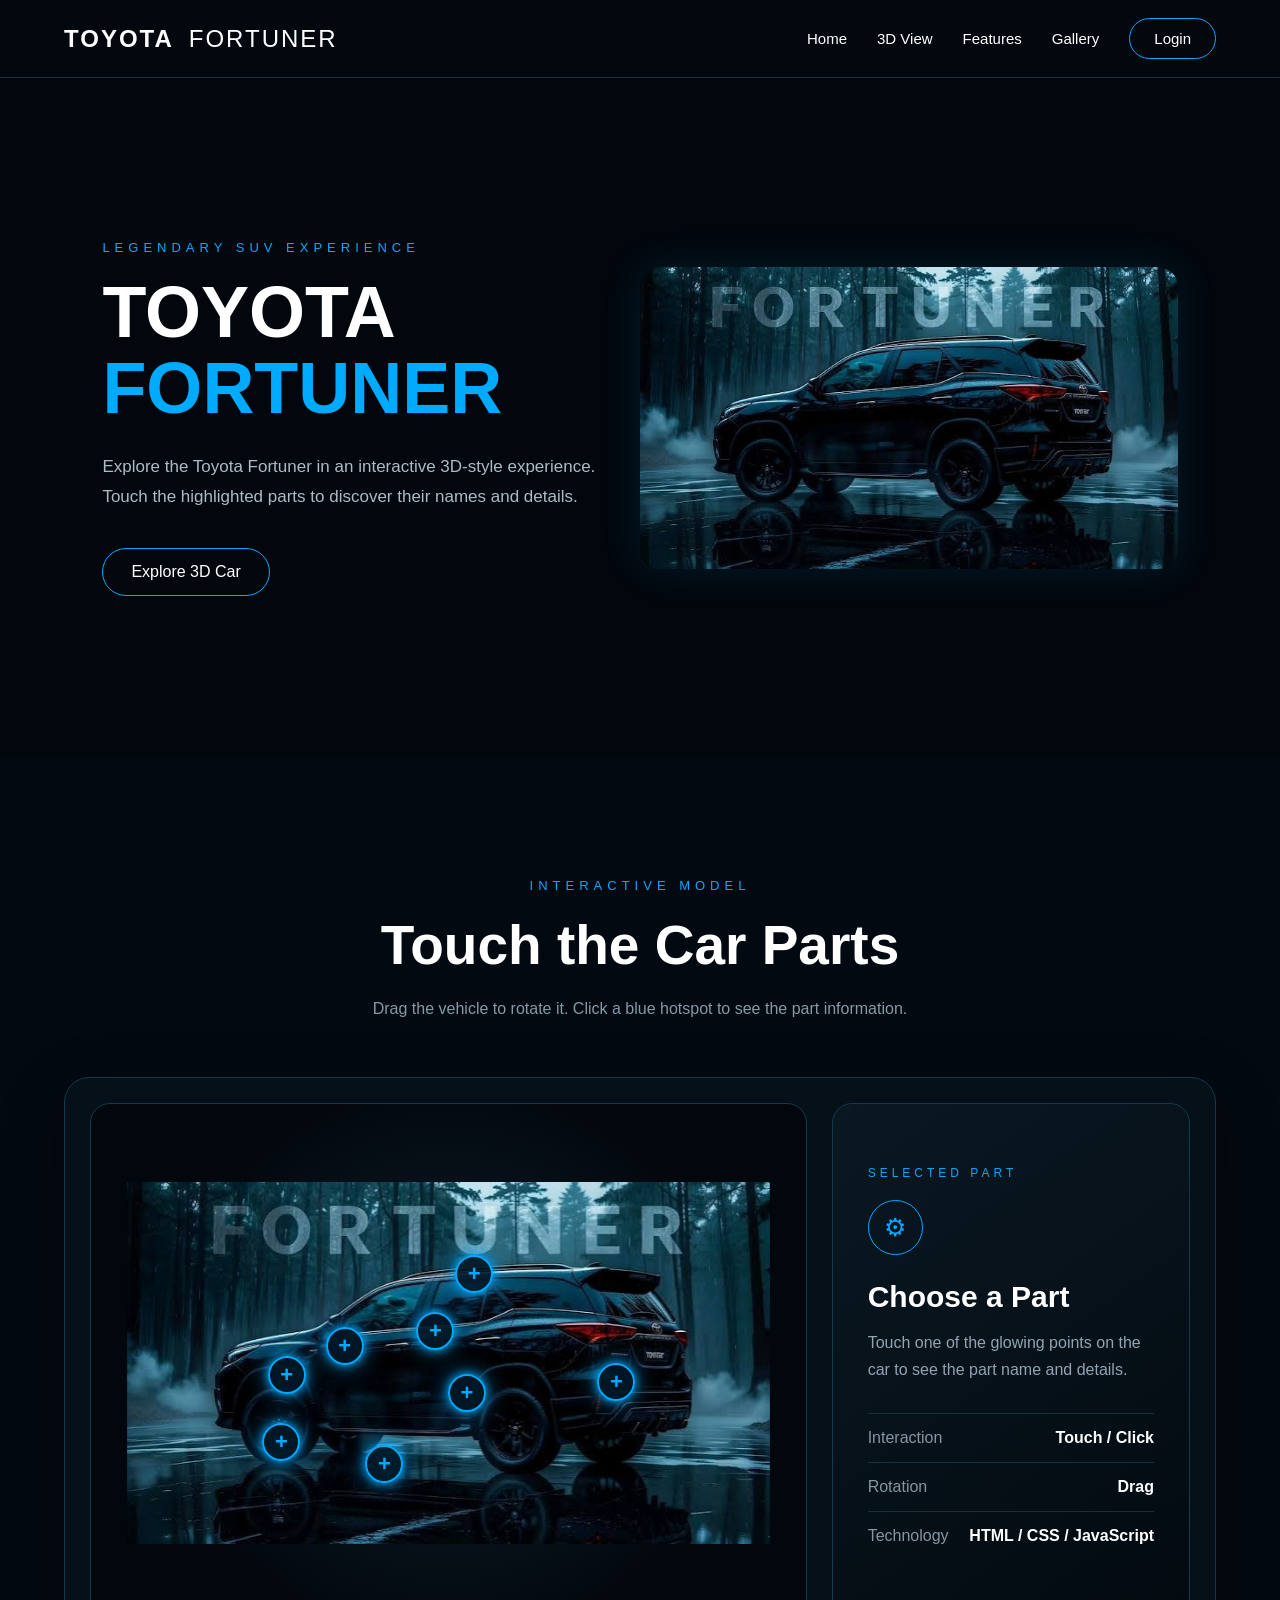
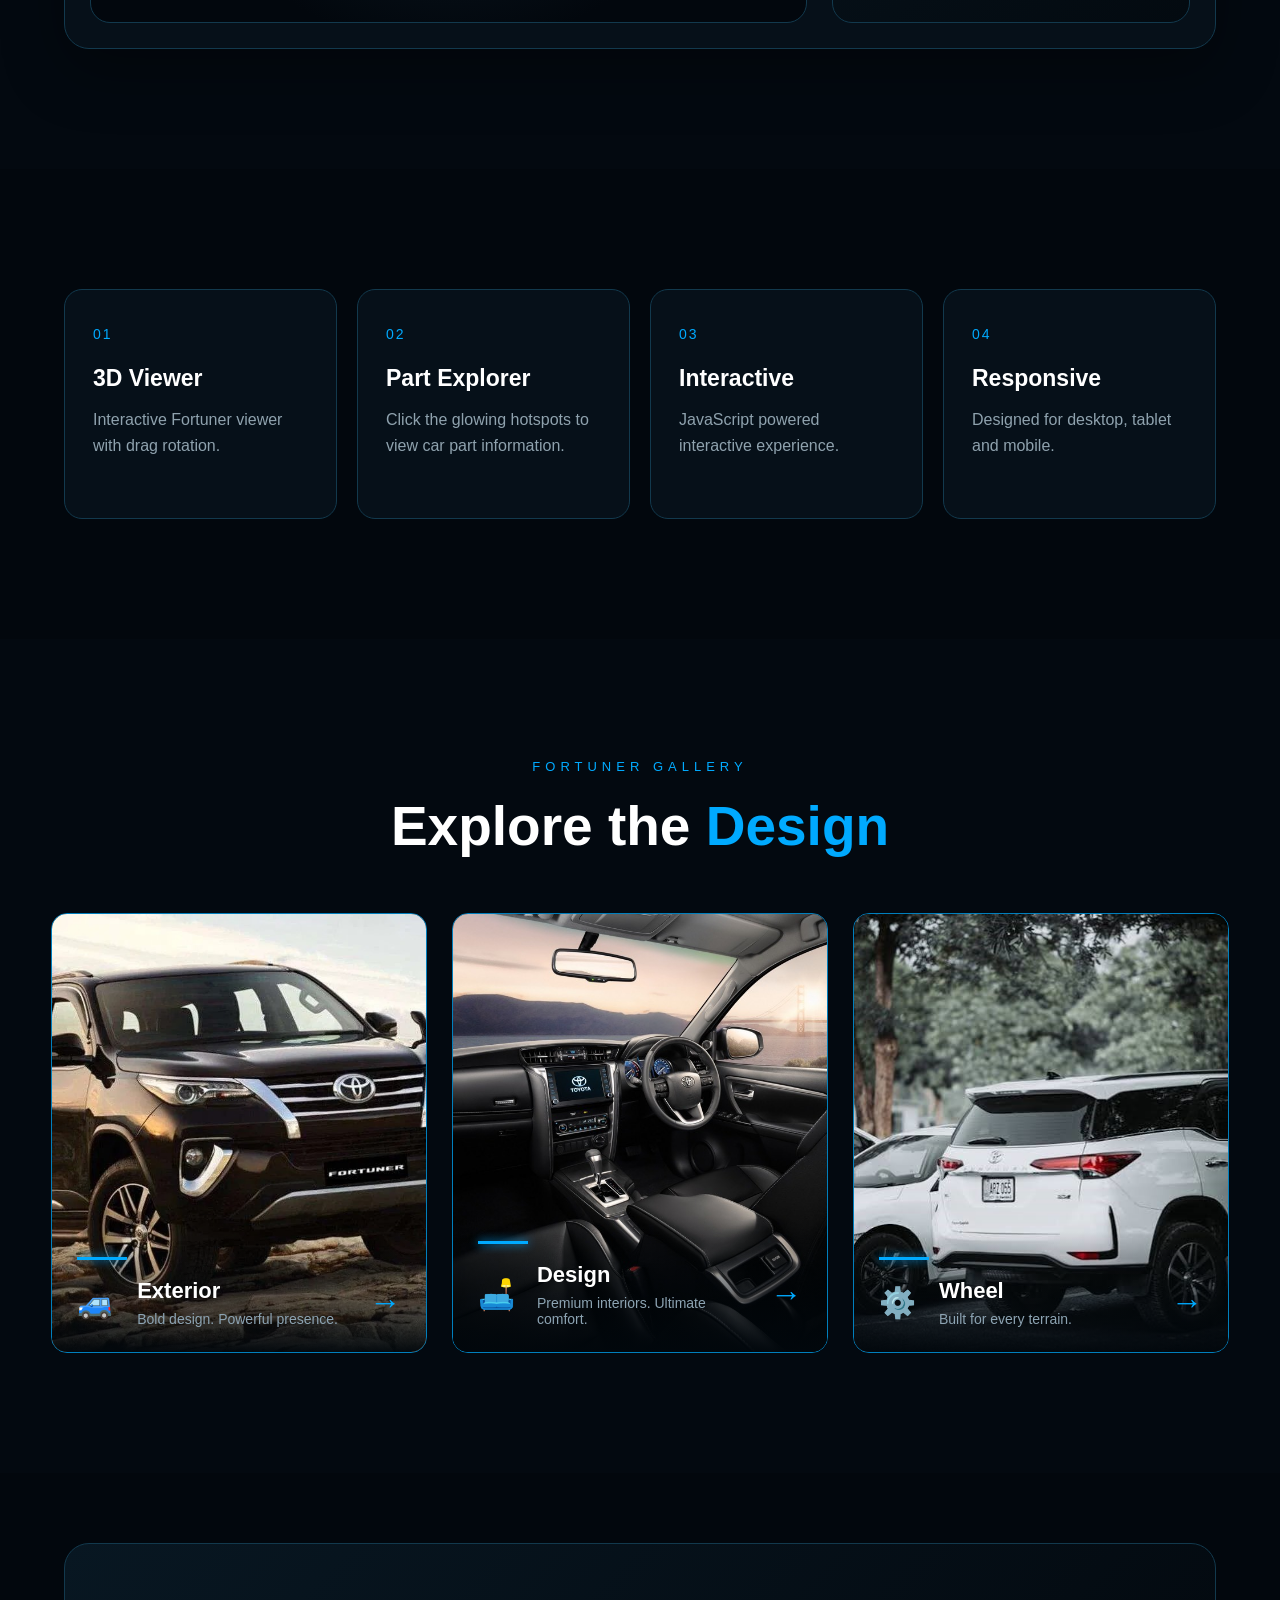
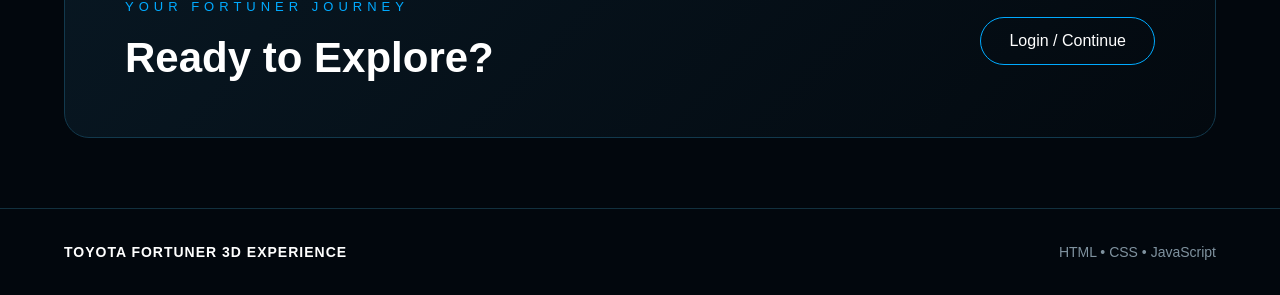
<file: index.html>
<!DOCTYPE html>
<html lang="en">

<head>
    <meta charset="UTF-8">
    <meta name="viewport" content="width=device-width, initial-scale=1.0">

    <title>Fortuner 3D Experience</title>

    <!-- ================= CSS ================= -->
    <link rel="stylesheet" href="static/css/style.css">
</head>

<body>

    <!-- ================= NAVBAR ================= -->

    <header class="navbar">

        <div class="logo">
            <strong>TOYOTA</strong>
            <span>FORTUNER</span>
        </div>

        <nav>
            <a href="#home">Home</a>

            <a href="#viewer">3D View</a>

            <a href="#features">Features</a>

            <a href="#gallery">Gallery</a>

            <!-- GitHub Pages Login -->
            <a href="login.html" class="login-btn">
                Login
            </a>
        </nav>

    </header>


    <!-- ================= HERO ================= -->

    <section id="home" class="hero">

        <div class="hero-content">

            <p class="small-title">
                LEGENDARY SUV EXPERIENCE
            </p>

            <h1>
                TOYOTA
                <br>
                <strong>FORTUNER</strong>
            </h1>

            <p class="hero-text">
                Explore the Toyota Fortuner in an
                interactive 3D-style experience.
                Touch the highlighted parts to
                discover their names and details.
            </p>

            <a href="#viewer" class="primary-btn">
                Explore 3D Car
            </a>

        </div>


        <!-- MAIN CAR IMAGE -->

        <div class="hero-car">

            <img
                src="images/nani221.jpg"
                alt="Toyota Fortuner"
            >

        </div>

    </section>


    <!-- ================= 3D VIEWER ================= -->

    <section id="viewer" class="viewer-section">

        <div class="section-heading">

            <p class="small-title">
                INTERACTIVE MODEL
            </p>

            <h2>
                Touch the Car Parts
            </h2>

            <p>
                Drag the vehicle to rotate it.
                Click a blue hotspot to see
                the part information.
            </p>

        </div>


        <div class="viewer-card">


            <!-- CAR VIEW -->

            <div class="viewer-stage" id="stage">

                <div class="car-model" id="carModel">

                    <!-- MAIN CAR IMAGE -->

                    <img
                        src="images/nani221.jpg"
                        alt="Interactive Toyota Fortuner"
                        draggable="false"
                    >


                    <!-- ================= HOTSPOTS ================= -->


                    <button
                        type="button"
                        class="hotspot roof"
                        data-part="roof"
                        title="Roof">
                        +
                    </button>


                    <button
                        type="button"
                        class="hotspot door"
                        data-part="door"
                        title="Door">
                        +
                    </button>


                    <button
                        type="button"
                        class="hotspot mirror"
                        data-part="mirror"
                        title="Side Mirror">
                        +
                    </button>


                    <button
                        type="button"
                        class="hotspot headlight"
                        data-part="headlight"
                        title="Headlight">
                        +
                    </button>


                    <button
                        type="button"
                        class="hotspot wheel"
                        data-part="wheel"
                        title="Wheel">
                        +
                    </button>


                    <button
                        type="button"
                        class="hotspot bumper"
                        data-part="bumper"
                        title="Bumper">
                        +
                    </button>


                    <button
                        type="button"
                        class="hotspot grille"
                        data-part="grille"
                        title="Grille">
                        +
                    </button>


                    <button
                        type="button"
                        class="hotspot window"
                        data-part="window"
                        title="Window">
                        +
                    </button>

                </div>

            </div>


            <!-- ================= PART INFORMATION ================= -->

            <aside class="part-panel">

                <p class="panel-label">
                    SELECTED PART
                </p>


                <div class="part-icon">
                    ⚙
                </div>


                <h3 id="partName">
                    Choose a Part
                </h3>


                <p id="partDescription">

                    Touch one of the glowing
                    points on the car to see
                    the part name and details.

                </p>


                <div class="spec-row">

                    <span>
                        Interaction
                    </span>

                    <b>
                        Touch / Click
                    </b>

                </div>


                <div class="spec-row">

                    <span>
                        Rotation
                    </span>

                    <b>
                        Drag
                    </b>

                </div>


                <div class="spec-row">

                    <span>
                        Technology
                    </span>

                    <b>
                        HTML / CSS / JavaScript
                    </b>

                </div>

            </aside>

        </div>

    </section>


    <!-- ================= FEATURES ================= -->

    <section id="features" class="features">


        <div class="feature-card">

            <span>01</span>

            <h3>
                3D Viewer
            </h3>

            <p>
                Interactive Fortuner viewer
                with drag rotation.
            </p>

        </div>


        <div class="feature-card">

            <span>02</span>

            <h3>
                Part Explorer
            </h3>

            <p>
                Click the glowing hotspots
                to view car part information.
            </p>

        </div>


        <div class="feature-card">

            <span>03</span>

            <h3>
                Interactive
            </h3>

            <p>
                JavaScript powered
                interactive experience.
            </p>

        </div>


        <div class="feature-card">

            <span>04</span>

            <h3>
                Responsive
            </h3>

            <p>
                Designed for desktop,
                tablet and mobile.
            </p>

        </div>

    </section>


    <!-- ================= GALLERY ================= -->

    <section id="gallery" class="gallery-section">


        <div class="section-heading">

            <p class="small-title">
                FORTUNER GALLERY
            </p>

            <h2>
                Explore the
                <span>Design</span>
            </h2>

        </div>


        <div class="gallery">


            <!-- ================= EXTERIOR ================= -->

            <div class="gallery-card">

                <img
                    src="exterior.jpg"
                    alt="Fortuner Exterior"
                >


                <div class="gallery-overlay">

                    <div class="gallery-line"></div>


                    <div class="gallery-info">

                        <div class="gallery-icon">
                            🚙
                        </div>


                        <div>

                            <h3>
                                Exterior
                            </h3>

                            <p>
                                Bold design.
                                Powerful presence.
                            </p>

                        </div>


                        <div class="gallery-arrow">
                            →
                        </div>

                    </div>

                </div>

            </div>


            <!-- ================= DESIGN ================= -->

            <div class="gallery-card">

                <img
                    src="design.jpg"
                    alt="Fortuner Interior Design"
                >


                <div class="gallery-overlay">

                    <div class="gallery-line"></div>


                    <div class="gallery-info">

                        <div class="gallery-icon">
                            🛋️
                        </div>


                        <div>

                            <h3>
                                Design
                            </h3>

                            <p>
                                Premium interiors.
                                Ultimate comfort.
                            </p>

                        </div>


                        <div class="gallery-arrow">
                            →
                        </div>

                    </div>

                </div>

            </div>


            <!-- ================= WHEEL ================= -->

            <div class="gallery-card">

                <img
                    src="wheel.jpg"
                    alt="Fortuner Wheel"
                >


                <div class="gallery-overlay">

                    <div class="gallery-line"></div>


                    <div class="gallery-info">

                        <div class="gallery-icon">
                            ⚙️
                        </div>


                        <div>

                            <h3>
                                Wheel
                            </h3>

                            <p>
                                Built for every terrain.
                            </p>

                        </div>


                        <div class="gallery-arrow">
                            →
                        </div>

                    </div>

                </div>

            </div>

        </div>

    </section>


    <!-- ================= LOGIN CTA ================= -->

    <section class="login-cta">

        <div>

            <p class="small-title">
                YOUR FORTUNER JOURNEY
            </p>

            <h2>
                Ready to Explore?
            </h2>

        </div>


        <!-- GitHub Pages -->
        <a
            href="login.html"
            class="primary-btn">
            Login / Continue
        </a>

    </section>


    <!-- ================= FOOTER ================= -->

    <footer>

        <p>
            TOYOTA FORTUNER 3D EXPERIENCE
        </p>

        <p>
            HTML • CSS • JavaScript
        </p>

    </footer>


    <!-- ================= JAVASCRIPT ================= -->

    <script src="js/script.js"></script>

</body>

</html>
</file>
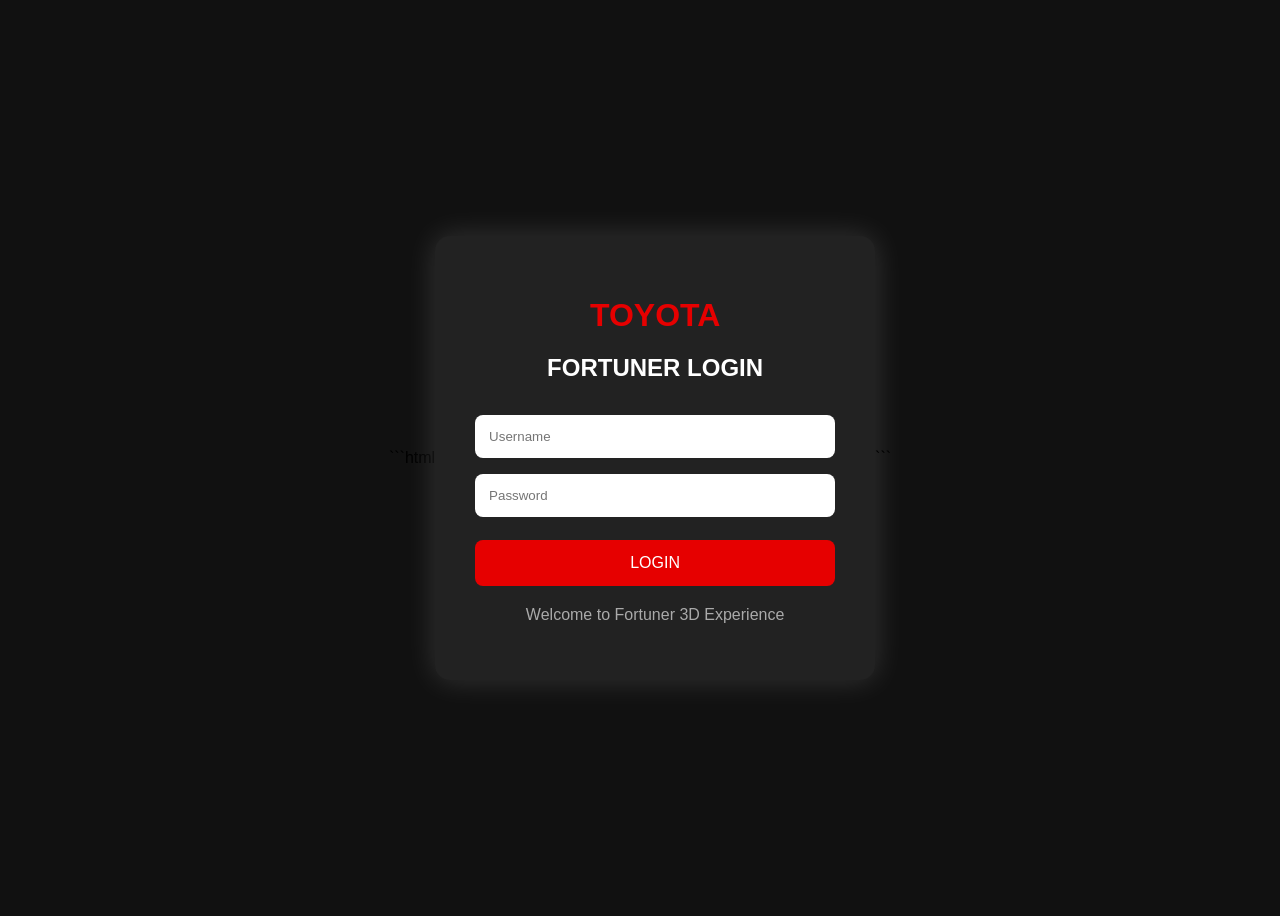
<file: login.html>
```html
<!DOCTYPE html>
<html lang="en">
<head>
    <meta charset="UTF-8">
    <meta name="viewport" content="width=device-width, initial-scale=1.0">

    <title>Fortuner Login</title>

    <link rel="stylesheet" href="static/css/login.css">
</head>

<body>

    <div class="login-box">
        <h1>TOYOTA</h1>
        <h2>FORTUNER LOGIN</h2>

        <input type="text" placeholder="Username">

        <input type="password" placeholder="Password">

        <button type="button">LOGIN</button>

        <p>Welcome to Fortuner 3D Experience</p>
    </div>

</body>
</html>
```
</file>
<file: static/css/style.css>
/* =====================================================
   RESET
===================================================== */

* {
    margin: 0;
    padding: 0;
    box-sizing: border-box;
}

html {
    scroll-behavior: smooth;
}

body {
    font-family: Arial, Helvetica, sans-serif;
    background: #02070d;
    color: #ffffff;
    overflow-x: hidden;
}


/* =====================================================
   NAVBAR
===================================================== */

.navbar {
    height: 78px;

    display: flex;
    align-items: center;
    justify-content: space-between;

    padding: 0 5%;

    background: #03080f;

    border-bottom: 1px solid #123344;

    position: sticky;
    top: 0;
    z-index: 1000;
}

.logo {
    display: flex;
    align-items: center;
    gap: 15px;

    font-size: 24px;
    letter-spacing: 2px;
}

.logo strong {
    font-weight: 800;
}

.logo span {
    font-weight: 400;
}

.navbar nav {
    display: flex;
    align-items: center;
    gap: 30px;
}

.navbar nav a {
    color: #ffffff;
    text-decoration: none;
    font-size: 15px;

    transition: 0.3s;
}

.navbar nav a:hover {
    color: #00aaff;
}

.login-btn {
    padding: 11px 24px;

    border: 1px solid #00aaff;

    border-radius: 30px;
}

.login-btn:hover {
    background: #00aaff;
    color: #001018 !important;
}


/* =====================================================
   HERO
===================================================== */

.hero {
    min-height: 680px;

    display: flex;
    align-items: center;
    justify-content: space-between;

    padding: 70px 8%;

    position: relative;

    background:
        linear-gradient(
            90deg,
            #02070d 10%,
            rgba(2, 7, 13, 0.8) 40%,
            rgba(2, 7, 13, 0.25)
        );
}

.hero-content {
    width: 48%;
    z-index: 2;
}

.small-title {
    color: #00aaff;

    font-size: 13px;

    letter-spacing: 5px;

    margin-bottom: 20px;
}

.hero h1 {
    font-size: 72px;

    line-height: 1.05;

    margin-bottom: 25px;
}

.hero h1 strong {
    color: #00aaff;
}

.hero-text {
    max-width: 550px;

    color: #aebbc5;

    line-height: 1.8;

    font-size: 17px;

    margin-bottom: 35px;
}

.primary-btn {
    display: inline-block;

    padding: 14px 28px;

    border: 1px solid #00aaff;

    border-radius: 30px;

    color: #ffffff;

    text-decoration: none;

    transition: 0.3s;
}

.primary-btn:hover {
    background: #00aaff;

    color: #001018;

    box-shadow: 0 0 25px rgba(0, 170, 255, 0.4);
}

.hero-car {
    width: 50%;

    display: flex;

    justify-content: center;

    align-items: center;
}

.hero-car img {
    width: 100%;

    max-width: 700px;

    border-radius: 20px;

    object-fit: cover;

    box-shadow:
        0 0 40px rgba(0, 170, 255, 0.12);

    animation: heroFloat 4s ease-in-out infinite;
}

@keyframes heroFloat {

    0% {
        transform: translateY(0);
    }

    50% {
        transform: translateY(-10px);
    }

    100% {
        transform: translateY(0);
    }
}


/* =====================================================
   SECTION HEADING
===================================================== */

.section-heading {
    text-align: center;

    max-width: 800px;

    margin: 0 auto 55px;
}

.section-heading h2 {
    font-size: 55px;

    margin-bottom: 18px;
}

.section-heading h2 span {
    color: #00aaff;
}

.section-heading > p:last-child {
    color: #8799a6;

    line-height: 1.7;
}


/* =====================================================
   3D VIEWER SECTION
===================================================== */

.viewer-section {
    padding: 120px 5%;

    background: #030910;
}

.viewer-card {
    max-width: 1250px;

    margin: auto;

    display: grid;

    grid-template-columns: 2fr 1fr;

    gap: 25px;

    padding: 25px;

    background: #061019;

    border: 1px solid #12394d;

    border-radius: 25px;

    box-shadow:
        0 20px 60px rgba(0, 0, 0, 0.35);
}


/* =====================================================
   VIEWER STAGE
===================================================== */

.viewer-stage {
    min-height: 520px;

    position: relative;

    display: flex;

    align-items: center;

    justify-content: center;

    overflow: hidden;

    border-radius: 20px;

    background:
        radial-gradient(
            circle,
            #10212d 0%,
            #02070d 65%
        );

    cursor: grab;

    border: 1px solid #12394d;
}

.viewer-stage.dragging {
    cursor: grabbing;
}

.car-model {
    width: 90%;

    position: relative;

    transition: transform 0.1s linear;

    transform-style: preserve-3d;
}

.car-model img {
    width: 100%;

    display: block;

    user-select: none;

    pointer-events: none;
}


/* =====================================================
   HOTSPOTS
===================================================== */

.hotspot {
    position: absolute;

    width: 38px;
    height: 38px;

    display: flex;

    align-items: center;
    justify-content: center;

    border-radius: 50%;

    border: 2px solid #00aaff;

    background: rgba(0, 25, 40, 0.9);

    color: #00aaff;

    font-size: 22px;

    font-weight: bold;

    cursor: pointer;

    z-index: 10;

    box-shadow:
        0 0 10px #00aaff,
        0 0 25px rgba(0, 170, 255, 0.7);

    animation: hotspotPulse 1.7s infinite;

    transition: 0.3s;
}

.hotspot:hover {
    background: #00aaff;

    color: #001018;

    transform: scale(1.2);
}

.hotspot.active {
    background: #00aaff;

    color: #001018;
}

@keyframes hotspotPulse {

    0% {
        box-shadow:
            0 0 5px #00aaff;
    }

    50% {
        box-shadow:
            0 0 20px #00aaff,
            0 0 35px rgba(0, 170, 255, 0.5);
    }

    100% {
        box-shadow:
            0 0 5px #00aaff;
    }
}


/* HOTSPOT POSITIONS */

.roof {
    top: 20%;
    left: 51%;
}

.door {
    top: 53%;
    left: 50%;
}

.mirror {
    top: 40%;
    left: 31%;
}

.headlight {
    top: 48%;
    left: 22%;
}

.wheel {
    bottom: 17%;
    left: 37%;
}

.bumper {
    bottom: 23%;
    left: 21%;
}

.grille {
    top: 50%;
    right: 21%;
}

.window {
    top: 36%;
    left: 45%;
}


/* =====================================================
   PART PANEL
===================================================== */

.part-panel {
    padding: 35px;

    border-radius: 20px;

    background:
        linear-gradient(
            145deg,
            #0a1822,
            #030a10
        );

    border: 1px solid #12394d;

    display: flex;

    flex-direction: column;

    justify-content: center;
}

.panel-label {
    color: #00aaff;

    font-size: 12px;

    letter-spacing: 4px;

    margin-bottom: 20px;
}

.part-icon {
    width: 55px;
    height: 55px;

    display: flex;

    align-items: center;
    justify-content: center;

    border: 1px solid #00aaff;

    border-radius: 50%;

    color: #00aaff;

    font-size: 25px;

    margin-bottom: 25px;
}

.part-panel h3 {
    font-size: 30px;

    margin-bottom: 15px;
}

.part-panel > p:not(.panel-label) {
    color: #91a4b1;

    line-height: 1.7;

    margin-bottom: 30px;
}

.spec-row {
    display: flex;

    justify-content: space-between;

    padding: 15px 0;

    border-top: 1px solid #17303d;

    color: #8496a2;
}

.spec-row b {
    color: #ffffff;
}


/* =====================================================
   FEATURES
===================================================== */

.features {
    padding: 120px 5%;

    display: grid;

    grid-template-columns:
        repeat(4, 1fr);

    gap: 20px;

    background: #02070d;
}

.feature-card {
    padding: 35px 28px;

    min-height: 230px;

    background: #061019;

    border: 1px solid #12394d;

    border-radius: 18px;

    transition: 0.4s;
}

.feature-card:hover {
    transform: translateY(-8px);

    border-color: #00aaff;

    box-shadow:
        0 15px 40px
        rgba(0, 170, 255, 0.15);
}

.feature-card span {
    color: #00aaff;

    font-size: 14px;

    letter-spacing: 2px;
}

.feature-card h3 {
    font-size: 23px;

    margin: 22px 0 15px;
}

.feature-card p {
    color: #8fa2ae;

    line-height: 1.6;
}


/* =====================================================
   GALLERY
===================================================== */

.gallery-section {
    padding: 120px 4%;

    background: #030910;
}

.gallery {
    max-width: 1500px;

    margin: auto;

    display: grid;

    grid-template-columns:
        repeat(3, 1fr);

    gap: 25px;
}

.gallery-card {
    height: 440px;

    position: relative;

    overflow: hidden;

    border-radius: 16px;

    border: 1px solid #007fbd;

    background: #02070d;

    cursor: pointer;

    transition: 0.4s;
}

.gallery-card:hover {
    transform: translateY(-8px);

    border-color: #00aaff;

    box-shadow:
        0 20px 50px
        rgba(0, 170, 255, 0.2);
}

.gallery-card img {
    width: 100%;
    height: 100%;

    object-fit: cover;

    display: block;

    transition: transform 0.7s ease;
}

.gallery-card:hover img {
    transform: scale(1.08);
}


/* =====================================================
   GALLERY OVERLAY
===================================================== */

.gallery-overlay {
    position: absolute;

    left: 0;
    right: 0;
    bottom: 0;

    padding: 25px;

    background:
        linear-gradient(
            transparent,
            rgba(1, 7, 12, 0.98)
        );
}

.gallery-line {
    width: 50px;

    height: 3px;

    background: #00aaff;

    margin-bottom: 18px;

    box-shadow:
        0 0 10px #00aaff;
}

.gallery-info {
    display: flex;

    align-items: center;

    gap: 15px;
}

.gallery-icon {
    width: 45px;

    font-size: 30px;
}

.gallery-info h3 {
    font-size: 22px;

    margin-bottom: 7px;
}

.gallery-info p {
    color: #8da4b3;

    font-size: 14px;
}

.gallery-arrow {
    margin-left: auto;

    color: #00aaff;

    font-size: 32px;

    transition: 0.3s;
}

.gallery-card:hover .gallery-arrow {
    transform: translateX(8px);
}


/* =====================================================
   LOGIN CTA
===================================================== */

.login-cta {
    margin: 70px 5%;

    padding: 55px 60px;

    display: flex;

    align-items: center;

    justify-content: space-between;

    background:
        linear-gradient(
            135deg,
            #081722,
            #03090f
        );

    border: 1px solid #12394d;

    border-radius: 25px;
}

.login-cta h2 {
    font-size: 42px;
}


/* =====================================================
   FOOTER
===================================================== */

footer {
    padding: 35px 5%;

    display: flex;

    justify-content: space-between;

    border-top: 1px solid #12303e;

    color: #7f929f;

    font-size: 14px;
}

footer p:first-child {
    color: #ffffff;

    font-weight: bold;

    letter-spacing: 1px;
}


/* =====================================================
   TABLET
===================================================== */

@media (max-width: 1000px) {

    .hero {
        padding: 60px 5%;
    }

    .hero h1 {
        font-size: 55px;
    }

    .viewer-card {
        grid-template-columns: 1fr;
    }

    .features {
        grid-template-columns:
            repeat(2, 1fr);
    }

}


/* =====================================================
   MOBILE
===================================================== */

@media (max-width: 700px) {

    .navbar {
        padding: 0 20px;
    }

    .navbar nav {
        gap: 10px;
    }

    .navbar nav a:not(.login-btn) {
        display: none;
    }

    .logo {
        font-size: 18px;

        gap: 8px;
    }


    .hero {
        min-height: auto;

        padding: 80px 25px;

        flex-direction: column;

        gap: 50px;
    }

    .hero-content {
        width: 100%;
    }

    .hero-car {
        width: 100%;
    }

    .hero h1 {
        font-size: 45px;
    }


    .section-heading h2 {
        font-size: 38px;
    }


    .viewer-section {
        padding: 80px 20px;
    }

    .viewer-card {
        padding: 12px;
    }

    .viewer-stage {
        min-height: 320px;
    }

    .car-model {
        width: 100%;
    }


    .features {
        padding: 80px 20px;

        grid-template-columns: 1fr;
    }


    .gallery-section {
        padding: 80px 20px;
    }

    .gallery {
        grid-template-columns: 1fr;
    }

    .gallery-card {
        height: 400px;
    }


    .login-cta {
        margin: 40px 20px;

        padding: 40px 25px;

        flex-direction: column;

        gap: 25px;

        text-align: center;
    }

    .login-cta h2 {
        font-size: 32px;
    }


    footer {
        flex-direction: column;

        gap: 15px;

        text-align: center;
    }

}


/* =====================================================
   SMALL MOBILE
===================================================== */

@media (max-width: 400px) {

    .hero h1 {
        font-size: 38px;
    }

    .section-heading h2 {
        font-size: 32px;
    }

    .gallery-card {
        height: 350px;
    }

    .part-panel {
        padding: 25px;
    }

}
</file>
<file: static/css/login.css>
```css
* {
    margin: 0;
    padding: 0;
    box-sizing: border-box;
}

body {
    min-height: 100vh;
    display: flex;
    justify-content: center;
    align-items: center;
    font-family: Arial, sans-serif;
    background: #111;
}

.login-box {
    width: 360px;
    padding: 40px;
    background: #222;
    border-radius: 15px;
    text-align: center;
    box-shadow: 0 0 30px rgba(255, 255, 255, 0.15);
}

.login-box h1 {
    color: #e60000;
    margin-bottom: 10px;
}

.login-box h2 {
    color: white;
    margin-bottom: 25px;
}

.login-box input {
    width: 100%;
    padding: 14px;
    margin: 8px 0;
    border: none;
    border-radius: 8px;
    outline: none;
}

.login-box button {
    width: 100%;
    padding: 14px;
    margin-top: 15px;
    border: none;
    border-radius: 8px;
    background: #e60000;
    color: white;
    font-size: 16px;
    cursor: pointer;
}

.login-box p {
    color: #aaa;
    margin-top: 20px;
}
```
</file>
